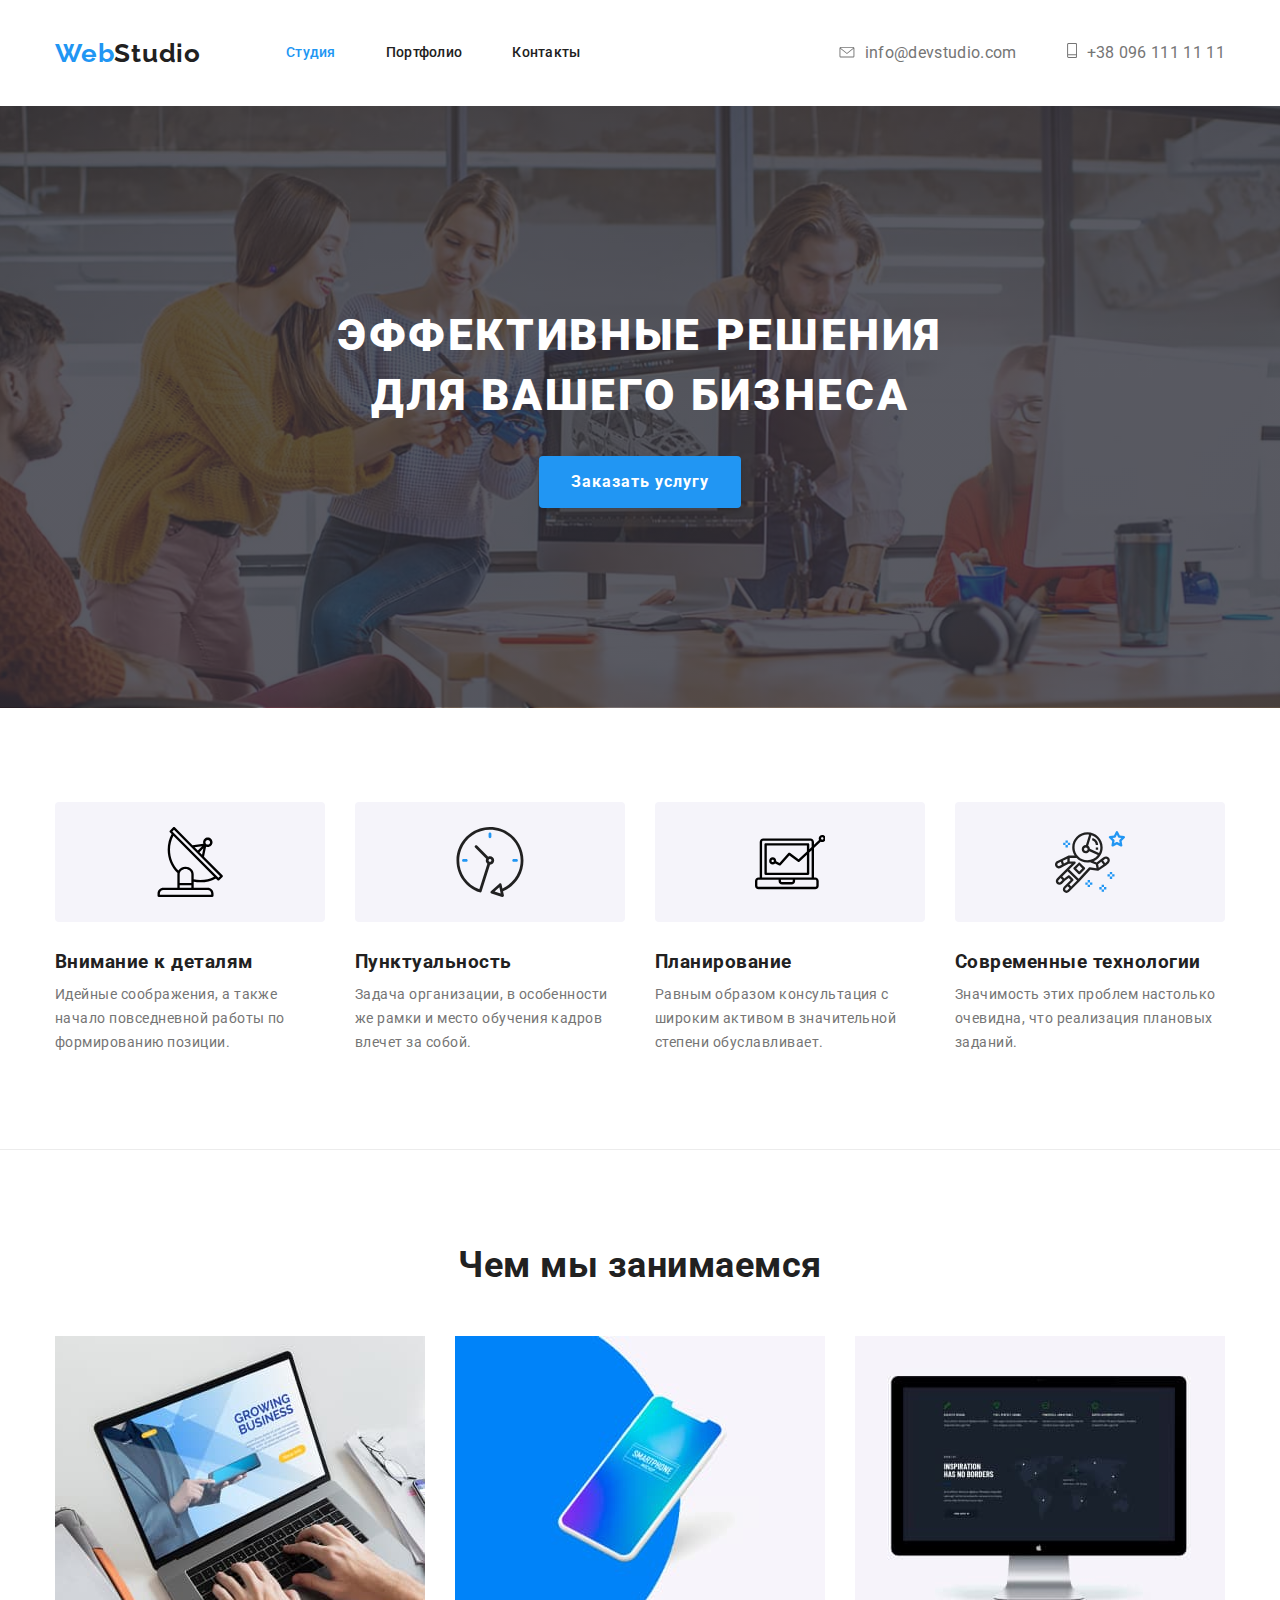
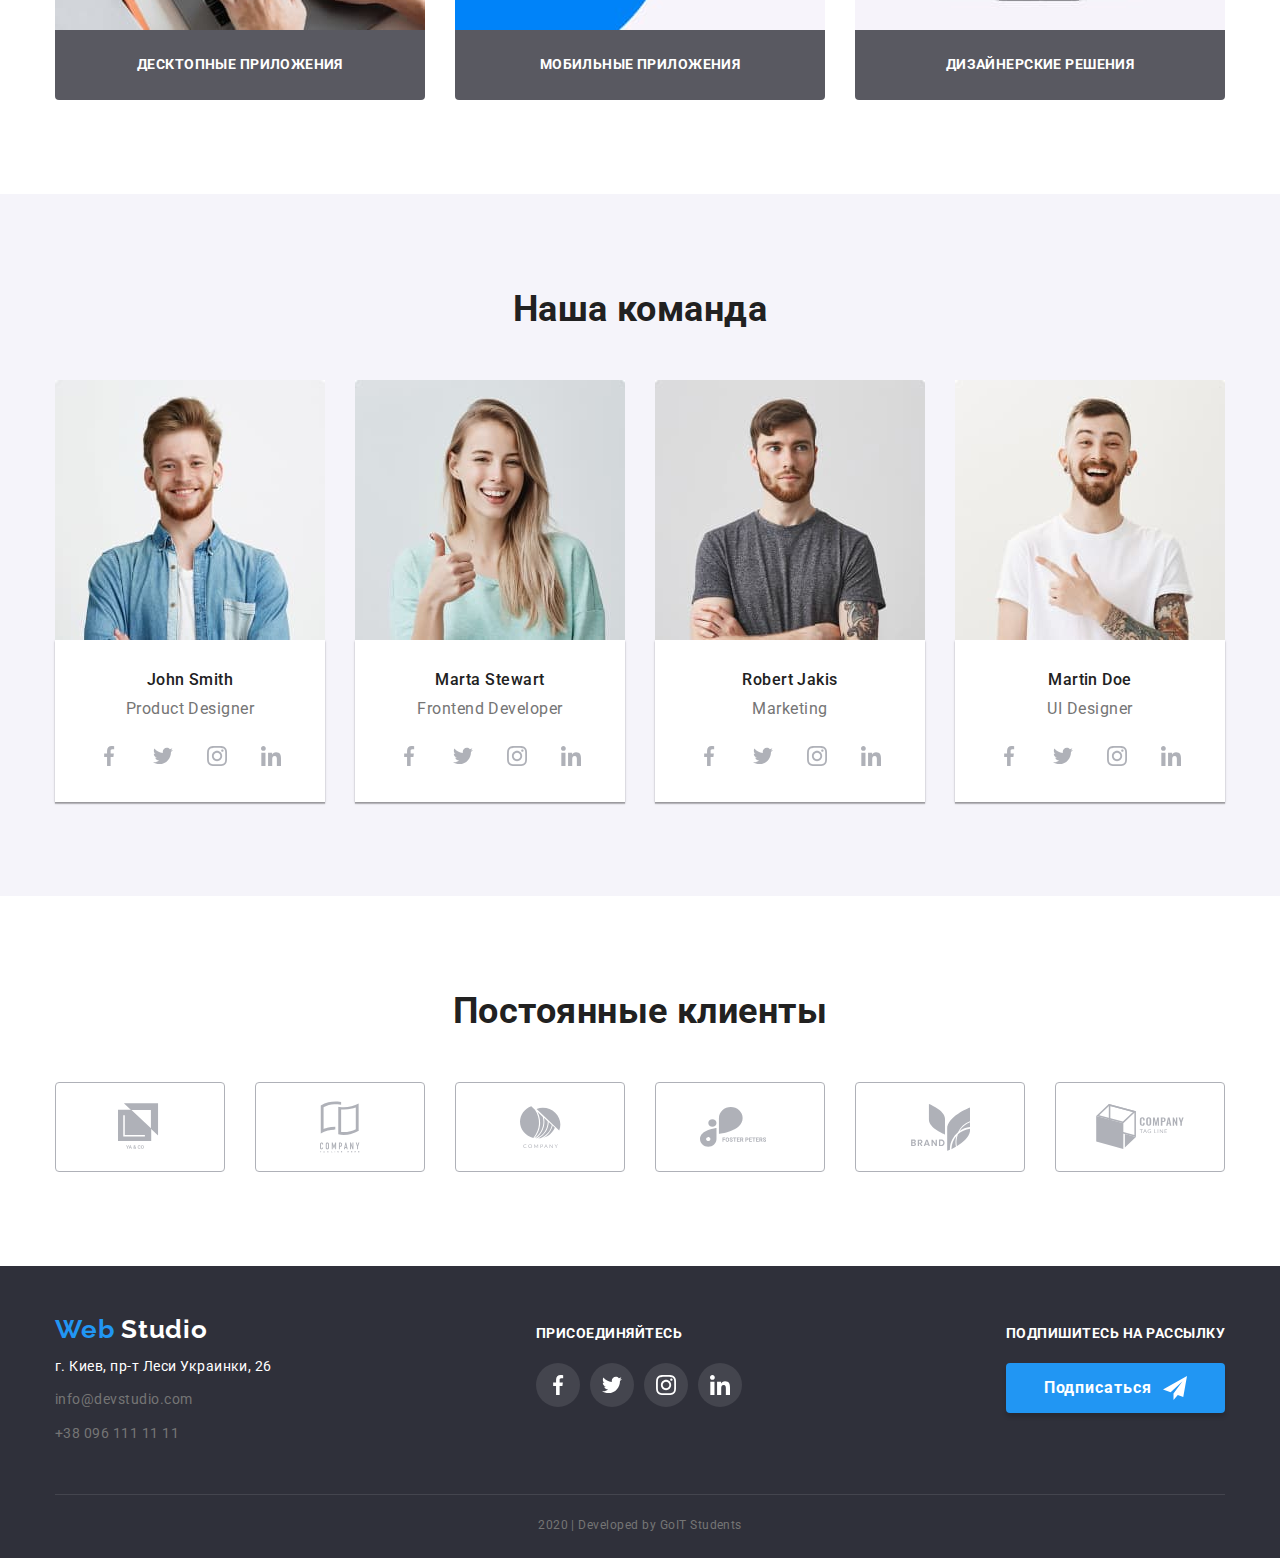
<file: index.html>
<!DOCTYPE html>
<html lang="ru">
  <head>
    <meta charset="UTF-8" />
    <meta name="viewport" content="width=device-width, initial-scale=1.0" />
    <title>hw4</title>
    <link
      href="https://fonts.googleapis.com/css2?family=Raleway:wght@700&family=Roboto:wght@400;500;700;900&display=swap"
      rel="stylesheet"
    />
    <link
      rel="stylesheet"
      href="https://cdnjs.cloudflare.com/ajax/libs/modern-normalize/0.6.0/modern-normalize.min.css"
    />
    <link rel="stylesheet" href="./css/style.css" />
  </head>
  <!-- Тело -->
  <body>
    <header class="header">
      <!-- Хедер -->
      <div class="header-container">
        <nav class="nav">
          <!-- Логотип -->
          <a href="./index.html" class="logo"
            >Web<span class="logo-part-nav">Studio</span></a
          >
          <!-- Навигация шапки -->
          <ul class="site-nav">
            <li class="item">
              <a href="" class="link current">Студия</a>
            </li>
            <li class="item">
              <a href="./portfolio.html" class="link">Портфолио</a>
            </li>
            <li class="item"><a href="" class="link">Контакты</a></li>
          </ul>
        </nav>
        <ul class="contact-nav">
          <li class="item">
            <a class="link mailto" href="mailto:info@devstudio.com">
              <svg class="icon-email" width="16" height="11.2">
                <use href="./img/symbol-defs.svg#icon-email"></use></svg
              >info@devstudio.com</a
            >
          </li>
          <li class="item">
            <a class="link tel" href="tel:+380961111111">
              <svg class="icon-email" width="10" height="14.94">
                <use href="./img/symbol-defs.svg#icon-phone"></use></svg
              >+38 096 111 11 11</a
            >
          </li>
        </ul>
      </div>
    </header>
    <!-- Главный контейнер -->
    <main>
      <!-- Герой -->
      <section class="section hero">
        <div class="container hero">
          <h1 class="hero-title">Эффективные решения для вашего бизнеса</h1>
          <a href="" class="button"> Заказать услугу </a>
        </div>
      </section>
      <!-- Секция Наши преимущества-->
      <section class="section">
        <div class="container">
          <!-- <h2 class="section-title">Наши преимущества</h2> -->
          <ul class="features">
            <li class="item">
              <div class="features-list-img">
                <svg class="icon-features" width="70" height="70">
                  <use href="./img/symbol-defs.svg#icon-antenna-1"></use>
                </svg>
              </div>
              <h3 class="features-title">Внимание к деталям</h3>
              <p class="features-text">
                Идейные соображения, а также начало повседневной работы по
                формированию позиции.
              </p>
            </li>
            <li class="item">
              <div class="features-list-img">
                <svg class="icon-features" width="70" height="70">
                  <use href="./img/symbol-defs.svg#icon-clock"></use>
                </svg>
              </div>
              <h3 class="features-title">Пунктуальность</h3>
              <p class="features-text">
                Задача организации, в особенности же рамки и место обучения
                кадров влечет за собой.
              </p>
            </li>
            <li class="item">
              <div class="features-list-img">
                <svg class="icon-features" width="70" height="70">
                  <use href="./img/symbol-defs.svg#icon-diagram"></use>
                </svg>
              </div>
              <h3 class="features-title">Планирование</h3>
              <p class="features-text">
                Равным образом консультация с широким активом в значительной
                степени обуславливает.
              </p>
            </li>
            <li class="item">
              <div class="features-list-img">
                <svg class="icon-features" width="70" height="70">
                  <use href="./img/symbol-defs.svg#icon-astronaut"></use>
                </svg>
              </div>
              <h3 class="features-title">Современные технологии</h3>
              <p class="features-text">
                Значимость этих проблем настолько очевидна, что реализация
                плановых заданий.
              </p>
            </li>
          </ul>
        </div>
      </section>
      <!-- Секция Чем мы занимаемся -->
      <section class="section work">
        <div class="container">
          <h2 class="section-title">Чем мы занимаемся</h2>
          <ul class="work-list">
            <li class="item">
              <img
                src="./img/nout.jpg"
                alt="ноутбук"
                width="370"
                height="294"
                class="work-pic"
              />
              <h3 class="work-title">Десктопные приложения</h3>
            </li>
            <li class="item">
              <img
                src="./img/iphone.jpg"
                alt="айфон"
                width="370"
                height="294"
                class="work-pic"
              />
              <h3 class="work-title">Мобильные приложения</h3>
            </li>
            <li class="item">
              <img
                src="./img/mac.jpg"
                alt="аймак"
                width="370"
                height="294"
                class="work-pic"
              />
              <h3 class="work-title">Дизайнерские решения</h3>
            </li>
          </ul>
        </div>
      </section>
      <!-- Секция Наша команда -->
      <section class="section team">
        <div class="container">
          <h2 class="section-title">Наша команда</h2>
          <ul class="team-list">
            <li class="item">
              <img
                src="./img/john.jpg"
                alt="фото Джона"
                width="270"
                height="260"
                class="team-pic"
              />
              <div class="team-content-container">
                <h3 class="title">John Smith</h3>
                <p class="speciality">Product Designer</p>
                <ul class="socialmedia">
                  <li class="social-link-li">
                    <a href="" aria-label="Facebook" class="social-link">
                      <svg class="socialmedia-icon" width="20" height="20">
                        <use
                          href="./img/symbol-defs.svg#icon-facebook"
                        ></use></svg
                    ></a>
                  </li>
                  <li class="social-link-li">
                    <a href="" aria-label="Twitter" class="social-link">
                      <svg class="socialmedia-icon" width="20" height="20">
                        <use
                          href="./img/symbol-defs.svg#icon-twitter"
                        ></use></svg
                    ></a>
                  </li>
                  <li class="social-link-li">
                    <a href="" aria-label="Instagram" class="social-link">
                      <svg class="socialmedia-icon" width="20" height="20">
                        <use
                          href="./img/symbol-defs.svg#icon-instagram"
                        ></use></svg
                    ></a>
                  </li>
                  <li class="social-link-li">
                    <a href="" aria-label="LinkedIn" class="social-link">
                      <svg class="socialmedia-icon" width="20" height="20">
                        <use
                          href="./img/symbol-defs.svg#icon-linkedin"
                        ></use></svg
                    ></a>
                  </li>
                </ul>
              </div>
            </li>
            <li class="item">
              <img
                src="./img/marta.jpg"
                alt="фото Марты"
                width="270"
                height="260"
                class="team-pic"
              />
              <div class="team-content-container">
                <h3 class="title">Marta Stewart</h3>
                <p class="speciality">Frontend Developer</p>
                <ul class="socialmedia">
                  <li class="social-link-li">
                    <a href="" aria-label="Facebook" class="social-link">
                      <svg class="socialmedia-icon" width="20" height="20">
                        <use
                          href="./img/symbol-defs.svg#icon-facebook"
                        ></use></svg
                    ></a>
                  </li>
                  <li class="social-link-li">
                    <a href="" aria-label="Twitter" class="social-link">
                      <svg class="socialmedia-icon" width="20" height="20">
                        <use
                          href="./img/symbol-defs.svg#icon-twitter"
                        ></use></svg
                    ></a>
                  </li>
                  <li class="social-link-li">
                    <a href="" aria-label="Instagram" class="social-link">
                      <svg class="socialmedia-icon" width="20" height="20">
                        <use
                          href="./img/symbol-defs.svg#icon-instagram"
                        ></use></svg
                    ></a>
                  </li>
                  <li class="social-link-li">
                    <a href="" aria-label="LinkedIn" class="social-link">
                      <svg class="socialmedia-icon" width="20" height="20">
                        <use
                          href="./img/symbol-defs.svg#icon-linkedin"
                        ></use></svg
                    ></a>
                  </li>
                </ul>
              </div>
            </li>
            <li class="item">
              <img
                src="./img/robert.jpg"
                alt="фото Роберта"
                width="270"
                height="260"
                class="team-pic"
              />
              <div class="team-content-container">
                <h3 class="title">Robert Jakis</h3>
                <p class="speciality">Marketing</p>
                <ul class="socialmedia">
                  <li class="social-link-li">
                    <a href="" aria-label="Facebook" class="social-link">
                      <svg class="socialmedia-icon" width="20" height="20">
                        <use
                          href="./img/symbol-defs.svg#icon-facebook"
                        ></use></svg
                    ></a>
                  </li>
                  <li class="social-link-li">
                    <a href="" aria-label="Twitter" class="social-link">
                      <svg class="socialmedia-icon" width="20" height="20">
                        <use
                          href="./img/symbol-defs.svg#icon-twitter"
                        ></use></svg
                    ></a>
                  </li>
                  <li class="social-link-li">
                    <a href="" aria-label="Instagram" class="social-link">
                      <svg class="socialmedia-icon" width="20" height="20">
                        <use
                          href="./img/symbol-defs.svg#icon-instagram"
                        ></use></svg
                    ></a>
                  </li>
                  <li class="social-link-li">
                    <a href="" aria-label="LinkedIn" class="social-link">
                      <svg class="socialmedia-icon" width="20" height="20">
                        <use
                          href="./img/symbol-defs.svg#icon-linkedin"
                        ></use></svg
                    ></a>
                  </li>
                </ul>
              </div>
            </li>
            <li class="item">
              <img
                src="./img/martin.jpg"
                alt="фото Мартина"
                width="270"
                height="260"
                class="team-pic"
              />
              <div class="team-content-container">
                <h3 class="title">Martin Doe</h3>
                <p class="speciality">UI Designer</p>
                <ul class="socialmedia">
                  <li class="social-link-li">
                    <a href="" aria-label="Facebook" class="social-link">
                      <svg class="socialmedia-icon" width="20" height="20">
                        <use
                          href="./img/symbol-defs.svg#icon-facebook"
                        ></use></svg
                    ></a>
                  </li>
                  <li class="social-link-li">
                    <a href="" aria-label="Twitter" class="social-link">
                      <svg class="socialmedia-icon" width="20" height="20">
                        <use
                          href="./img/symbol-defs.svg#icon-twitter"
                        ></use></svg
                    ></a>
                  </li>
                  <li class="social-link-li">
                    <a href="" aria-label="Instagram" class="social-link">
                      <svg class="socialmedia-icon" width="20" height="20">
                        <use
                          href="./img/symbol-defs.svg#icon-instagram"
                        ></use></svg
                    ></a>
                  </li>
                  <li class="social-link-li">
                    <a href="" aria-label="LinkedIn" class="social-link">
                      <svg class="socialmedia-icon" width="20" height="20">
                        <use
                          href="./img/symbol-defs.svg#icon-linkedin"
                        ></use></svg
                    ></a>
                  </li>
                </ul>
              </div>
            </li>
          </ul>
        </div>
      </section>

      <!-- Секция Наши клиенты -->
      <section class="section">
        <div class="container">
          <h2 class="section-title">Постоянные клиенты</h2>
          <ul class="clients">
            <li class="item">
              <a href="" class="clients-link">
                <svg class="company-icon" width="44.27" height="49.23">
                  <use href="./img/symbol-defs.svg#icon-company1"></use>
                </svg>
              </a>
            </li>
            <li class="item">
              <a href="" class="clients-link">
                <svg class="company-icon" width="40" height="52">
                  <use href="./img/symbol-defs.svg#icon-company2"></use>
                </svg>
              </a>
            </li>
            <li class="item">
              <a href="" class="clients-link">
                <svg class="company-icon" width="41" height="42.6">
                  <use href="./img/symbol-defs.svg#icon-company3"></use>
                </svg>
              </a>
            </li>
            <li class="item">
              <a href="" class="clients-link">
                <svg class="company-icon" width="79.66" height="42.02">
                  <use href="./img/symbol-defs.svg#icon-company4"></use>
                </svg>
              </a>
            </li>
            <li class="item">
              <a href="" class="clients-link">
                <svg class="company-icon" width="59" height="47">
                  <use href="./img/symbol-defs.svg#icon-company5"></use>
                </svg>
              </a>
            </li>
            <li class="item">
              <a href="" class="clients-link">
                <svg class="company-icon" width="88.48" height="45.44">
                  <use href="./img/symbol-defs.svg#icon-company6"></use>
                </svg>
              </a>
            </li>
          </ul>
        </div>
      </section>
    </main>
    <!-- Футер -->
    <footer>
      <!-- Контакты футера -->
      <div class="footer-container">
        <div class="footer-container-flex">
          <div class="footer-address">
            <a href="" class="logo footer"
              >Web <span class="logo-part-footer"> Studio </span></a
            >
            <address>г. Киев, пр-т Леси Украинки, 26</address>
            <a class="contact-footer email" href="mailto:info@devstudio.com"
              >info@devstudio.com</a
            >
            <a class="contact-footer" href="tel:+380961111111">
              +38 096 111 11 11
            </a>
          </div>
          <div class="join-container">
            <b class="join"> Присоединяйтесь </b>
            <ul class="socialmedia">
              <li class="social-link-li footer">
                <a href="" aria-label="Facebook" class="social-link">
                  <svg class="socialmedia-icon" width="20" height="20">
                    <use href="./img/symbol-defs.svg#icon-facebook"></use></svg
                ></a>
              </li>
              <li class="social-link-li footer">
                <a href="" aria-label="Twitter" class="social-link">
                  <svg class="socialmedia-icon" width="20" height="20">
                    <use href="./img/symbol-defs.svg#icon-twitter"></use></svg
                ></a>
              </li>
              <li class="social-link-li footer">
                <a href="" aria-label="Instagram" class="social-link">
                  <svg class="socialmedia-icon" width="20" height="20">
                    <use href="./img/symbol-defs.svg#icon-instagram"></use></svg
                ></a>
              </li>
              <li class="social-link-li footer">
                <a href="" aria-label="LinkedIn" class="social-link">
                  <svg class="socialmedia-icon" width="20" height="20">
                    <use href="./img/symbol-defs.svg#icon-linkedin"></use></svg
                ></a>
              </li>
            </ul>
          </div>
          <div class="subscribe-container">
            <b class="subscribe">Подпишитесь на рассылку</b>
            <!-- <input type="text" /> -->
            <div class="footer-button">
              <a href="" class="button primary"
                >Подписаться
                <svg class="fly-icon" width="24" height="24">
                  <use href="./img/symbol-defs.svg#icon-icon-send"></use></svg
              ></a>
            </div>
          </div>
        </div>
        <p class="signature">2020 | Developed by GoIT Students</p>
      </div>
    </footer>
  </body>
</html>
</file>
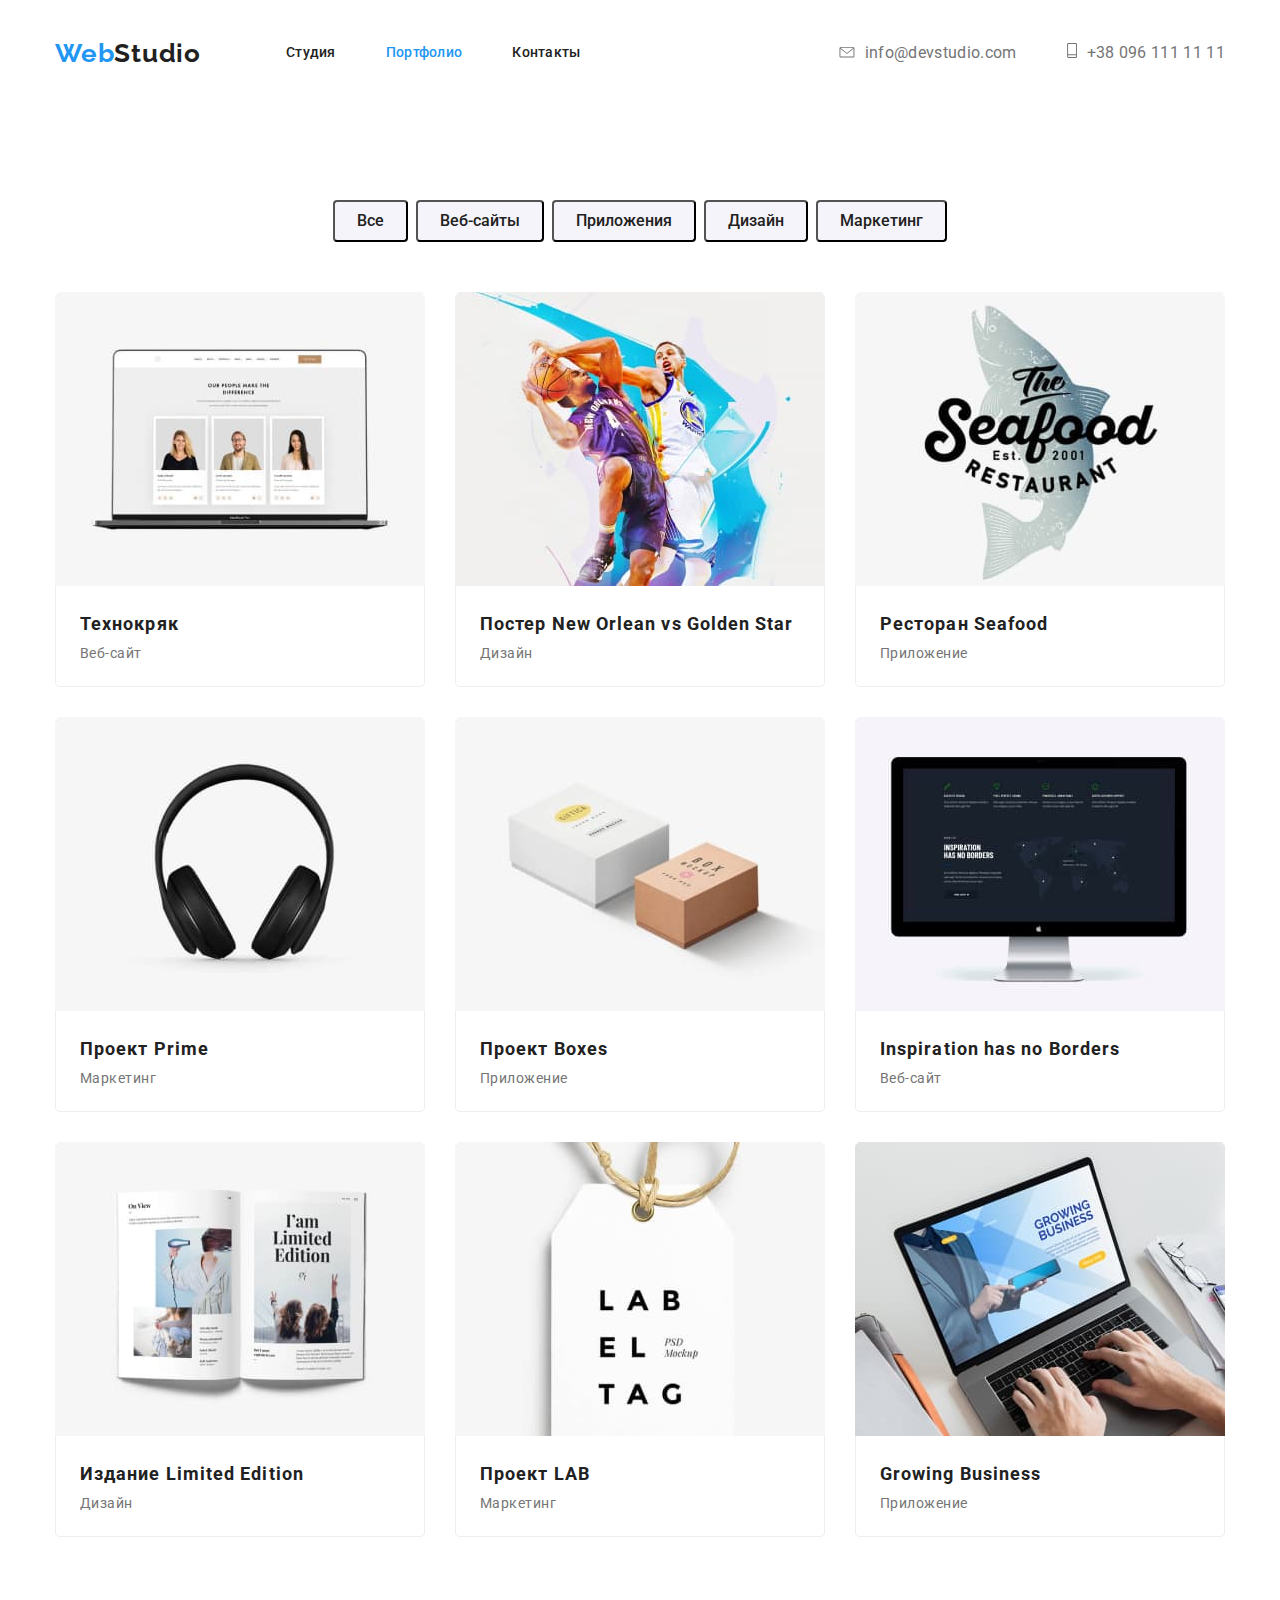
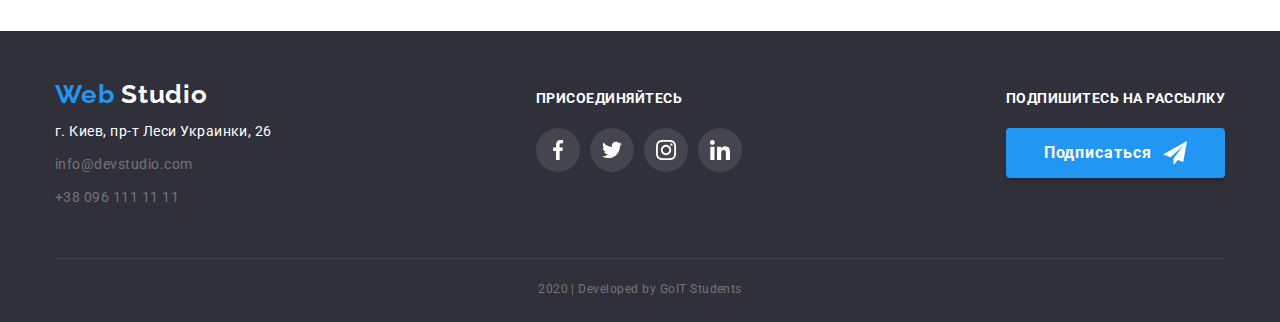
<file: portfolio.html>
<!DOCTYPE html>
<html lang="ru">
  <head>
    <meta charset="UTF-8" />
    <meta name="viewport" content="width=device-width, initial-scale=1.0" />
    <title>hw4</title>
    <link
      href="https://fonts.googleapis.com/css2?family=Raleway:wght@700&family=Roboto:wght@400;500;700;900&display=swap"
      rel="stylesheet"
    />
    <link
      rel="stylesheet"
      href="https://cdnjs.cloudflare.com/ajax/libs/modern-normalize/0.6.0/modern-normalize.min.css"
    />
    <link rel="stylesheet" href="./css/style.css" />
  </head>
  <!-- Тело -->

  <body>
    <header class="header">
      <!-- Хедер -->
      <div class="header-container">
        <nav class="nav">
          <!-- Логотип -->
          <a href="./index.html" class="logo"
            >Web<span class="logo-part-nav">Studio</span></a
          >
          <!-- Навигация шапки -->
          <ul class="site-nav">
            <li class="item">
              <a href="./index.html" class="link">Студия</a>
            </li>
            <li class="item">
              <a href="" class="link current">Портфолио</a>
            </li>
            <li class="item"><a href="" class="link">Контакты</a></li>
          </ul>
        </nav>
        <ul class="contact-nav">
          <li class="item">
            <a class="link" href="mailto:info@devstudio.com"
              ><svg class="icon-email" width="16" height="11.2">
                <use href="./img/symbol-defs.svg#icon-email"></use></svg
              >info@devstudio.com</a
            >
          </li>
          <li class="item">
            <a class="link" href="tel:+380961111111"
              ><svg class="icon-email" width="10" height="14.94">
                <use href="./img/symbol-defs.svg#icon-phone"></use></svg
              >+38 096 111 11 11</a
            >
          </li>
        </ul>
      </div>
    </header>
    <!-- Главный контейнер -->
    <main>
      <!-- Фильтр проектов -->
      <section class="section">
        <div class="container">
          <ul class="portfolio-list">
            <li class="item">
              <button class="button-portfolio">Все</button>
            </li>
            <li class="item">
              <button class="button-portfolio">Веб-сайты</button>
            </li>
            <li class="item">
              <button class="button-portfolio">Приложения</button>
            </li>
            <li class="item">
              <button class="button-portfolio">Дизайн</button>
            </li>
            <li class="item">
              <button class="button-portfolio">Маркетинг</button>
            </li>
          </ul>
          <!-- Проекты -->
          <ul class="projects">
            <li class="item">
              <a href="" style="display: block;">
                <img
                  class="projects-pic"
                  src="./img/technokryak.jpg"
                  alt="ноутбук"
                  width="370"
                  height="294"
                />
                <div class="card-content">
                  <h3 class="title">Технокряк</h3>
                  <p class="dimention">Веб-сайт</p>
                </div>
              </a>
            </li>
            <li class="item">
              <a href="" style="display: block;">
                <img
                  class="projects-pic"
                  src="./img/new-orlean-gs.jpg"
                  alt="два баскетболиста"
                  width="370"
                  height="294"
                />
                <div class="card-content">
                  <h3 class="title">Постер New Orlean vs Golden Star</h3>
                  <p class="dimention">Дизайн</p>
                </div>
              </a>
            </li>
            <li class="item">
              <a href="" style="display: block;">
                <img
                  class="projects-pic"
                  src="./img/seafood.jpg"
                  alt="лосось"
                  width="370"
                  height="294"
                />
                <div class="card-content">
                  <h3 class="title">Ресторан Seafood</h3>
                  <p class="dimention">Приложение</p>
                </div>
              </a>
            </li>
            <li class="item">
              <a href="" style="display: block;">
                <img
                  class="projects-pic"
                  src="./img/prime.jpg"
                  alt="наушники"
                  width="370"
                  height="294"
                />
                <div class="card-content">
                  <h3 class="title">Проект Prime</h3>
                  <p class="dimention">Маркетинг</p>
                </div>
              </a>
            </li>
            <li class="item">
              <a href="" style="display: block;">
                <img
                  class="projects-pic"
                  src="./img/boxes.jpg"
                  alt="две коробки"
                  width="370"
                  height="294"
                />
                <div class="card-content">
                  <h3 class="title">Проект Boxes</h3>
                  <p class="dimention">Приложение</p>
                </div>
              </a>
            </li>
            <li class="item">
              <a href="" style="display: block;">
                <img
                  class="projects-pic"
                  src="./img/inspiration.jpg"
                  alt="аймак"
                  width="370"
                  height="294"
                />
                <div class="card-content">
                  <h3 class="title">Inspiration has no Borders</h3>
                  <p class="dimention">Веб-сайт</p>
                </div>
              </a>
            </li>
            <li class="item">
              <a href="" style="display: block;">
                <img
                  class="projects-pic"
                  src="./img/limited-edition.jpg"
                  alt="открытая книга"
                  width="370"
                  height="294"
                />
                <div class="card-content">
                  <h3 class="title">Издание Limited Edition</h3>
                  <p class="dimention">Дизайн</p>
                </div>
              </a>
            </li>
            <li class="item">
              <a href="" style="display: block;">
                <img
                  class="projects-pic"
                  src="./img/lab.jpg"
                  alt="бирка"
                  width="370"
                  height="294"
                />
                <div class="card-content">
                  <h3 class="title">Проект LAB</h3>
                  <p class="dimention">Маркетинг</p>
                </div>
              </a>
            </li>
            <li class="item" style="display: block;">
              <a href="">
                <img
                  class="projects-pic"
                  src="./img/growing-business.jpg"
                  alt="две руки на ноутбуке"
                  width="370"
                  height="294"
                />
                <div class="card-content">
                  <h3 class="title">Growing Business</h3>
                  <p class="dimention">Приложение</p>
                </div>
              </a>
            </li>
          </ul>
        </div>
      </section>
    </main>
    <!-- Футер -->
    <footer>
      <!-- Контакты футера -->
      <div class="footer-container">
        <div class="footer-container-flex">
          <div class="footer-address">
            <a href="" class="logo footer"
              >Web <span class="logo-part-footer"> Studio </span></a
            >
            <address>г. Киев, пр-т Леси Украинки, 26</address>
            <a class="contact-footer email" href="mailto:info@devstudio.com"
              >info@devstudio.com</a
            >
            <a class="contact-footer" href="tel:+380961111111">
              +38 096 111 11 11
            </a>
          </div>
          <div class="join-container">
            <b class="join"> Присоединяйтесь </b>
            <ul class="socialmedia">
              <li class="social-link-li footer">
                <a href="" aria-label="Facebook" class="social-link">
                  <svg class="socialmedia-icon" width="20" height="20">
                    <use href="./img/symbol-defs.svg#icon-facebook"></use>
                  </svg></a>
              </li>
              <li class="social-link-li footer">
                <a href="" aria-label="Twitter" class="social-link">
                  <svg class="socialmedia-icon" width="20" height="20">
                    <use href="./img/symbol-defs.svg#icon-twitter"></use>
                  </svg></a>
              </li>
              <li class="social-link-li footer">
                <a href="" aria-label="Instagram" class="social-link">
                  <svg class="socialmedia-icon" width="20" height="20">
                    <use href="./img/symbol-defs.svg#icon-instagram"></use>
                  </svg></a>
              </li>
              <li class="social-link-li footer">
                <a href="" aria-label="LinkedIn" class="social-link">
                  <svg class="socialmedia-icon" width="20" height="20">
                    <use href="./img/symbol-defs.svg#icon-linkedin"></use>
                  </svg></a>
              </li>
            </ul>
          </div>
          <div class="subscribe-container">
            <b class="subscribe"> Подпишитесь на рассылку </b>
            <!-- <input type="text" /> -->
            <div class="footer-button">
              <a href="" class="button primary">Подписаться
                <svg class="fly-icon" width="24" height="24">
                  <use href="./img/symbol-defs.svg#icon-icon-send"></use>
                </svg /></a>
            </div>
          </div>
        </div>
        <p class="signature">2020 | Developed by GoIT Students</p>
      </div>
    </footer>
  </body>
</html>
</file>
<file: css/style.css>
/* Цвет основного текста #757575  */
/* Цвет вторичного текста #212121 */
/* Белый #FFFFFF */
/* Вторичный цвет фона #F5F4FA */
/* Акцент #2196F3 */
/* Цвет футера rgba(255, 255, 255, 0.6) */
/* Цвет подписи rgba(255, 255, 255, 0.4) */

html {
  box-sizing: border-box;
}

:root {
  --primary-text-color: #757575;
  --title-text-color: #212121;
  --accent-color: #2196f3;
  --primary-white-color: #ffffff;
  --secondary-background-color: #f5f4fa;
  --social-media-link-color: #afb1b8;
}

*,
*::before,
*::after {
  box-sizing: inherit;
}

body {
  background-color: #ffffff;
  color: #757575;
  font-family: Roboto, sans-serif;
  letter-spacing: 0.03em;
}

ul {
  list-style-type: none;
  padding: 0;
  margin: 0;
}

a {
  text-decoration: none;
  color: inherit;
}
img {
  max-width: 100%;
  height: auto;
}

/* logo */
.logo {
  color: var(--accent-color);
  font-family: Raleway, sans-serif;
  font-weight: 700;
  font-size: 26px;
  line-height: 1.19;
  letter-spacing: 0.03em;
}

.logo-part-nav {
  color: var(--title-text-color);
}

.logo-part-footer {
  color: var(--primary-white-color);
}

/* nav */
.site-nav .link:hover,
.site-nav .link:focus {
  color: var(--accent-color);
}
.site-nav,
.site-nav .link:active {
  color: var(--title-text-color);
  font-weight: 500;
  font-size: 14px;
  line-height: 1.14;
  letter-spacing: 0.02em;
}
.contact-nav .link:hover,
.contact-nav .link:focus {
  color: var(--accent-color);
}
.contact-nav .link {
  color: var(--primary-text-color);
  letter-spacing: 0.02em;
}

.icon-email,
.icon-phone {
  fill: currentColor;
  margin-right: 10px;
}

/* .svg-item-email {
  width: 15px;
  height: 15px;
  fill: var(--primary-text-color);
} */

/* .link.mailto::before {
  display: inline-block;
  content: "";
  background-size: contain;
  background-repeat: no-repeat;
  background-position: center;
  width: 16px;
  height: 11.2px;
  margin-right: 10px;
  background-image: url(../img/email.svg);
}

.link.tel::before {
  display: inline-block;
  content: "";
  background-size: contain;
  background-repeat: no-repeat;
  background-position: center;
  width: 16px;
  height: 11.2px;
  margin-right: 10px;
  background-image: url(../img/phone.svg);
} */

.link.current {
  color: var(--accent-color);
}

/* Hero */
.section.hero {
  text-align: center;
  min-height: 600px;
  max-width: 1600px;
  margin-left: auto;
  margin-right: auto;
  background-color: #2f303a;
  background-image: linear-gradient(
      rgba(47, 48, 58, 0.8),
      rgba(47, 48, 58, 0.8)
    ),
    url(../img/hero-img.jpg);
  background-repeat: no-repeat;
  background-position: center;
  background-size: cover;
  padding-top: 200px;
  padding-bottom: 200px;
}

.container.hero {
  text-align: center;
  width: 696px;
}

.hero-title {
  margin-top: 0;
  margin-bottom: 30px;
  color: var(--primary-white-color);
  font-weight: 900;
  font-size: 44px;
  line-height: 1.36;
  text-align: center;
  text-transform: uppercase;
  letter-spacing: 0.06em;
}

/* Кнопки */

.button.primary {
  display: flex;
  justify-content: space-around;
  align-items: center;
  text-decoration: none;
  border-radius: 4px;
  padding: 10px 32px;
  text-align: center;
  text-transform: none;
}

.button {
  display: inline-block;
  background-color: var(--accent-color);
  color: var(--primary-white-color);
  text-decoration: none;
  font-family: inherit;
  font-weight: 700;
  font-size: 16px;
  line-height: 1.87;
  letter-spacing: 0.06em;
  padding: 11px 32px;
  min-width: 200px;
  min-height: 50px;
  text-align: center;
  border-radius: 4px;
  box-shadow: 0px 4px 4px rgba(0, 0, 0, 0.15);
}

.button-portfolio {
  display: inline-block;
  color: var(--title-text-color);
  background-color: var(--secondary-background-color);
  font-family: inherit;
  font-weight: 500;
  font-size: 16px;
  line-height: 1.62;
  text-align: center;
  border-radius: 4px;
  padding: 6px 22px;
  min-width: 73px;
  cursor: pointer;
}

.button-portfolio:hover,
.button-portfolio:focus {
  color: var(--primary-white-color);
  background-color: var(--accent-color);
}

/* section */
.section-title {
  color: var(--title-text-color);
  font-weight: 700;
  font-size: 36px;
  line-height: 1.17;
  text-align: center;
  margin-bottom: 50px;
  margin-top: 0;
}

.section.work {
  border-top: 1px solid #ececec;
}

.work-title {
  font-weight: 700;
  font-size: 14px;
  line-height: 1.14;
  letter-spacing: 0.03em;
  color: var(--primary-white-color);
  padding-bottom: 27px;
  padding-top: 27px;
  background: rgba(47, 48, 58, 0.8);
  border-radius: 0px 0px 4px 4px;
  margin: 0px;
}

.work-pic {
  display: block;
}

/* Стили для index.html */
/* featurers */

.features-text {
  margin-top: 0;
  margin-bottom: 0;
  font-size: 14px;
  line-height: 1.71;
}
.features-title {
  color: var(--title-text-color);
  margin-top: 0;
  margin-bottom: 10px;
}

/* .features-pic {
  margin-top: 0;
  } */

/* work list */
.features .title {
  color: var(--title-text-color);
  font-weight: 700;
  font-size: 14px;
  line-height: 1.14;
  text-transform: uppercase;
}

/* team list */
.team .title {
  color: var(--title-text-color);
  font-weight: 500;
  font-size: 16px;
  line-height: 1.19;
  text-align: center;
  margin-bottom: 10px;
}
.team .speciality {
  color: var(--primary-text-color);
  font-size: 16px;
  line-height: 1.19;
  /* width: 270px; */
  text-align: center;
  margin-bottom: 16px;
  margin-top: 0;
}

.team-pic {
  display: block;
}

.team {
  background-color: var(--secondary-background-color);
}

.team-content-conteiner {
  display: block;
}

/* Стили для Portfolio */
.projects .title {
  color: var(--title-text-color);
  font-weight: 700;
  font-size: 18px;
  line-height: 2;
  letter-spacing: 0.06em;
}
.projects .dimension {
  color: var(--primary-text-color);
  font-size: 16px;
  line-height: 1.87;
}

/* Footer */
footer {
  /* для того, чтоб было видно лого */
  background-color: #2f303a;
}

address {
  font-size: 14px;
  line-height: 1.71;
  color: #ffffff;
  font-style: normal;
  margin-bottom: 9px;
}
.join {
  font-weight: 700;
  font-size: 14px;
  line-height: 1.14;
  text-transform: uppercase;
  color: var(--primary-white-color);
  margin-bottom: 21px;
}
.subscribe {
  font-weight: 700;
  font-size: 14px;
  line-height: 1.14;
  text-transform: uppercase;
  color: var(--primary-white-color);
  margin-bottom: 21px;
}
.contact-footer {
  font-size: 14px;
  line-height: 1.71;
}

.signature {
  font-size: 12px;
  line-height: 2;
  text-align: center;
}

/* Геометрия */

.section {
  padding-top: 94px;
  padding-bottom: 94px;
}

.container {
  margin-left: auto;
  margin-right: auto;
  width: 1200px;
  padding-left: 15px;
  padding-right: 15px;
}

.footer-container {
  margin-left: auto;
  margin-right: auto;
  width: 1200px;
  padding-left: 15px;
  padding-right: 15px;
}

.signature {
  text-align: center;
  margin: 0px;
  padding-bottom: 21px;
  padding-top: 18px;
  border-top: 1px solid rgba(255, 255, 255, 0.1);
}

/* Геометрия для портфолио */

.portfolio-list {
  margin-bottom: 50px;
}

.projects .dimention {
  margin-top: 0;
  margin-bottom: 0;
  font-size: 14px;
  line-height: 1.71;
}

.projects .title {
  color: var(--title-text-color);
  margin-top: 0;
  margin-bottom: 0;
}

.card-content {
  padding: 20px 24px;
  background: var(--primary-white-color);
  box-sizing: border-box;
  border-bottom-left-radius: 5px;
  border-bottom-right-radius: 5px;
  border-left: 1px solid#eeeeee;
  border-right: 1px solid#eeeeee;
  border-bottom: 1px solid#eeeeee;
}

.projects-pic {
  border-radius: 5px 5px 0px 0px;
  display: block;
}

/* Flexbox */
.site-nav {
  display: flex;
  margin-left: 85px;
}

/* .site-nav .item {
  margin-right: 50px;
}

.site-nav .item:last-child {
  margin-right: 0;
} */
/* .site-nav .item:not(:last-child) {
  margin-right: 50px;
} */

.title {
  color: var(--title-text-color);
  margin-top: 0;
}

.site-nav .item + .item {
  margin-left: 50px;
}

.contact-nav {
  display: flex;
  margin-left: auto;
  padding: 0;
  list-style: none;
  align-items: center;
}

.contact-nav .item + .item {
  margin-left: 50px;
}

.header-container {
  justify-content: space-between;
  display: flex;
  align-items: center;
  padding-top: 25px;
  padding-bottom: 25px;
}

.header-container {
  margin-left: auto;
  margin-right: auto;
  width: 1200px;
  padding-left: 15px;
  padding-right: 15px;
}

.nav {
  display: flex;
  align-items: center;
}

.site-nav .link {
  font-weight: 500;
  font-size: 14px;
  line-height: 1.14;
  text-decoration: none;
  padding-top: 20px;
  padding-bottom: 20px;
  display: block;
}

.features {
  display: flex;
  align-items: center;
  margin-left: auto;
  margin-right: auto;
}

.features .item + .item {
  margin-left: 30px;
}

.work-list {
  display: flex;
  align-items: center;
  margin-left: auto;
  margin-right: auto;
  text-align: center;
  text-transform: uppercase;
}

.work-list .item + .item {
  margin-left: 30px;
}

.team-list {
  display: flex;
}
.team-list .item + .item {
  margin-left: 30px;
}
.team-list .item {
  background-color: var(--primary-white-color);
  /* box-shadow: 0px 2px 1px rgba(0, 0, 0, 0.2), 0px 1px 1px rgba(0, 0, 0, 0.14),
    0px 1px 3px rgba(0, 0, 0, 0.12); */
}

/* Клиенты */
.clients {
  display: flex;
  justify-content: center;
  margin-left: auto;
  margin-right: auto;
  color: var(--social-media-link-color);
}
.clients .item + .item {
  margin-left: 30px;
}

.clients .item {
  width: 170px;
  height: 90px;
  border: 1px solid #afb1b8;
  border-radius: 4px;
}

.clients-link {
  display: flex;
  justify-content: center;
  align-items: center;
  height: 100%;
}

.clients .item:hover,
.clients .item:focus {
  color: var(--accent-color);
  border: 1px solid var(--accent-color);
}

/* Portfolio flexbox */
.portfolio-list {
  display: flex;
  align-items: center;
  justify-content: center;
}
.portfolio-list .item + .item {
  margin-left: 8px;
}
.projects {
  display: flex;
  flex-wrap: wrap;
}
.projects .item {
  width: 370px;
  margin-right: 30px;
  margin-bottom: 30px;
}

.projects .item:nth-child(3n) {
  margin-right: 0;
}
.projects .item:nth-last-child(-n + 3) {
  margin-bottom: 0;
}

.features-list-img {
  width: 270px;
  height: 120px;
  background: var(--secondary-background-color);
  border-radius: 4px;
  margin-bottom: 30px;
  display: flex;
  align-items: center;
  justify-content: center;
}

/* Флексбокс футера */

.footer-container-flex {
  display: flex;
  align-items: baseline;
  justify-content: space-between;
  padding-top: 48px;
  padding-bottom: 48px;
}
.logo.footer {
  display: block;
  margin-bottom: 10px;
}

.contact-footer {
  display: flex;
}
.contact-footer.email {
  margin-bottom: 10px;
}
.join-container {
  display: flex;
  flex-direction: column;
}
.subscribe-container {
  display: flex;
  flex-direction: column;
}

/* Cоц сети */
.socialmedia {
  display: flex;
  justify-content: center;
  margin-left: auto;
  margin-right: auto;
  color: var(--social-media-link-color);
}

.socialmedia .social-link-li + .social-link-li {
  margin-left: 10px;
}

.social-link-li {
  width: 44px;
  height: 44px;
  border-radius: 50%;
}

.social-link {
  display: flex;
  justify-content: center;
  align-items: center;
  height: 100%;
}

.social-link-li:hover,
.social-link-li:focus {
  background-color: var(--accent-color);
  color: var(--primary-white-color);
}

.social-link-li.footer {
  background-color: rgba(255, 255, 255, 0.1);
  color: var(--primary-white-color);
}

.social-link-li.footer:hover,
.social-link-li.footer:focus {
  background-color: var(--accent-color);
  color: var(--primary-white-color);
}

.socialmedia-icon {
  fill: currentColor;
}

.company-icon {
  fill: currentColor;
}

.footer-button {
  display: inline-flex;
  flex-direction: column;
}

.fly-icon {
  fill: var(--primary-white-color);
}

.team-content-container {
  padding-top: 30px;
  padding-bottom: 24px;
  padding-left: 32px;
  padding-right: 32px;
  box-shadow: 0px 2px 1px rgba(0, 0, 0, 0.2), 0px 1px 1px rgba(0, 0, 0, 0.14),
    0px 1px 3px rgba(0, 0, 0, 0.12);
}
</file>
